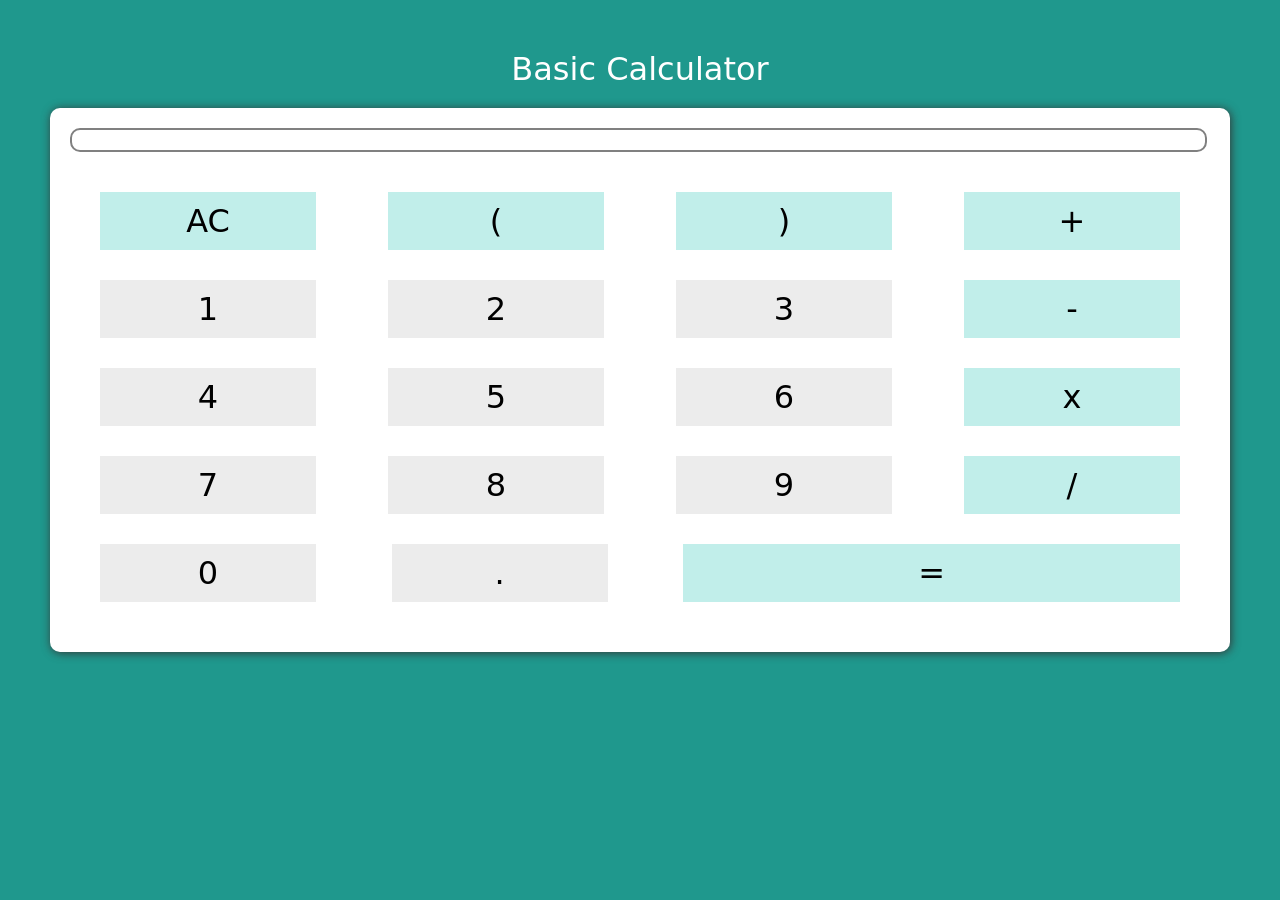
<file: calculator/index.html>
<!DOCTYPE html>
<html lang="en">

<head>
    <meta charset="UTF-8">
    <meta name="viewport" content="width=device-width, initial-scale=1.0">
    <title>Calculator</title>
    <link rel="stylesheet" href="style.css">
</head>

<body id="main">
    <p id="cal_head">Basic Calculator</p>
    <div id="user_calulator">
        <div id="user_ui">

        </div>
        <div id="calu_controls">
            <div class="row">
                <button class="calu_maths_sym" id="sym_clear">AC</button>
                <button class="calu_maths_sym" id="sym_open">(</button>
                <button class="calu_maths_sym" id="sym_close">)</button>
                <button class="calu_maths_sym" id="sym_plus">+</button>
            </div>

            <div class="row">
                <button class="calu_btn" id="btn_1">1</button>
                <button class="calu_btn" id="btn_2">2</button>
                <button class="calu_btn" id="btn_3">3</button>
                <button class="calu_maths_sym" id="sym_minus">-</button>
            </div>
            <div class="row">
                <button class="calu_btn" id="btn_4">4</button>
                <button class="calu_btn" id="btn_5">5</button>
                <button class="calu_btn" id="btn_6">6</button>
                <button class="calu_maths_sym" id="sym_product">x</button>
            </div>
            <div class="row">
                <button class="calu_btn" id="btn_7">7</button>
                <button class="calu_btn" id="btn_8">8</button>
                <button class="calu_btn" id="btn_9">9</button>
                <button class="calu_maths_sym" id="sym_division">/</button>
            </div>
            <div class="row">
                <button class="calu_btn" id="btn_0">0</button>
                <button class="calu_btn" id="sym_dot">.</button>
                <button class="calu_maths_sym" id="sym_result">=</button>
            </div>

        </div>
    </div>
    <script src="script.js"></script>
</body>

</html>
</file>
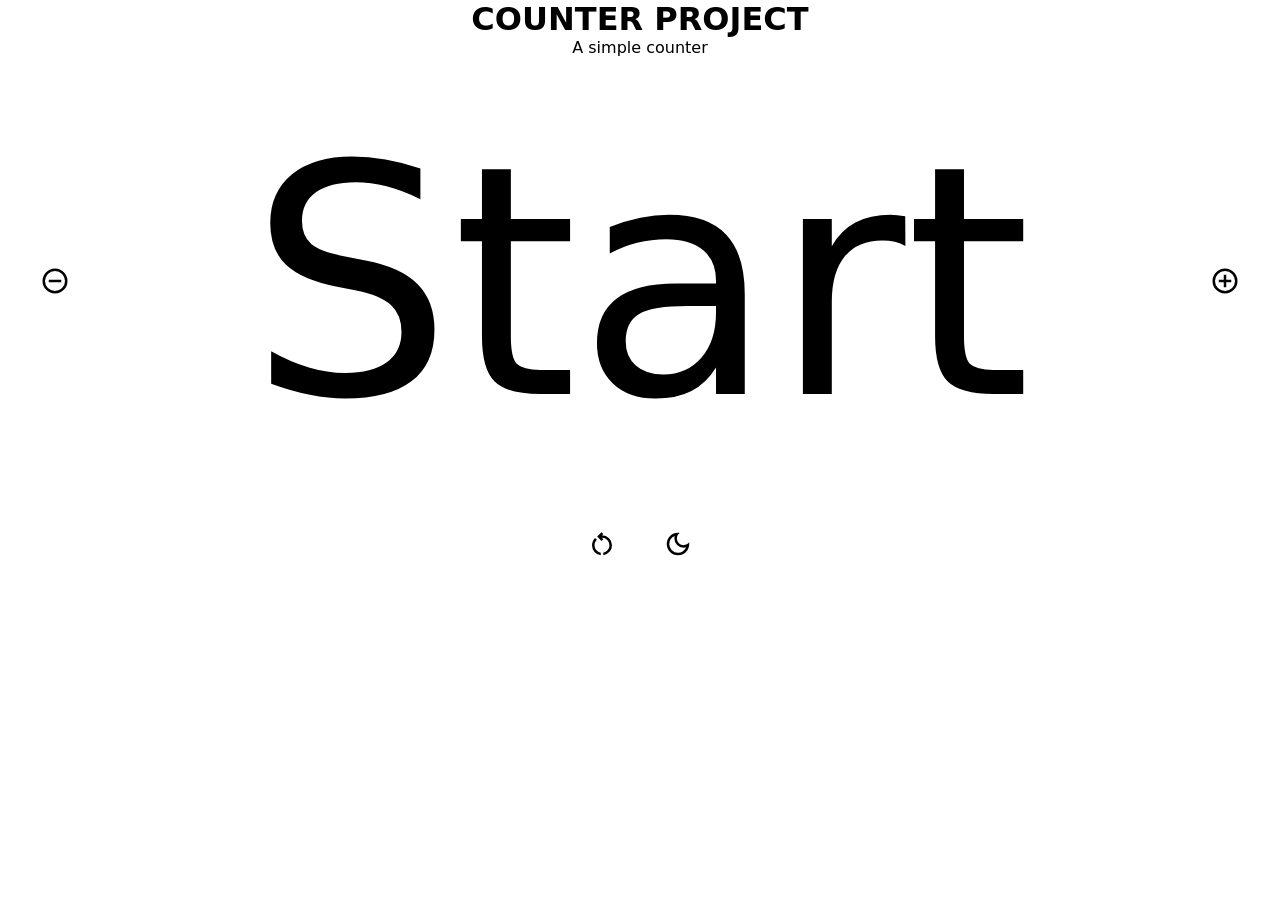
<file: counter project/index.html>
<!DOCTYPE html>
<html lang="en">

<head>
    <meta charset="UTF-8">
    <meta name="viewport" content="width=device-width, initial-scale=1.0">
    <title>Counter</title>
    <style>
        *{
            margin: 0;
            padding: 0;
            text-align: center;
            font-family: system-ui, -apple-system, BlinkMacSystemFont, 'Segoe UI', Roboto, Oxygen, Ubuntu, Cantarell, 'Open Sans', 'Helvetica Neue', sans-serif;
        }
        .dark{
            background-color: black;
            color: white;
        }

        .light{
            background-color: white;
            color: black;}

        h1,p{
            text-align: center;
        }

        .controle_count {
            text-decoration: none;
            text-align: center;
        }

        #user_ui {
            margin: 20px;
            font-size: 20rem;
        }

        #user_controle {
            margin: 20px;
            display: flex;
            flex-wrap: wrap;
            justify-content: space-between;
            align-items: center;
        }
        .icon_controle{
            height: 50px;
            margin: 10px;
            box-sizing: border-box;
            background-color: white;
            padding: 10px;
            border-radius: 100%;
        }
        .icon_controle:hover{
            background-color: rgb(212, 209, 209);
        }
        #footer_settings{
            text-align: center;
        }
    </style>
</head>

<body id="usermain" class="light">
    <div id="main">
    <h1>COUNTER PROJECT</h1>
    <p>A simple counter</p>
    <div id="user_controle">
        <a href="#" class="controle_count" id="contole_decrease"><img class="icon_controle" src="icons/minus.svg"></a>
        <div id="user_ui">
            Start
        </div>
        <a href="#" class="controle_count" id="controle_increase"><img class="icon_controle" src="icons/add.svg"></a>
    </div>
    <div id="footer_settings">
    <a href="#" class="controle_count" id="controle_reset"><img class="icon_controle" src="icons/reset.svg"></a>
    <a href="#" class="controle_count" id="controle_settings"><img id="modeicons" class="icon_controle" src="icons/dark.svg"></a>
    </div>
    </div>
    <script src="script.js"></script>
</body>

</html>
</file>
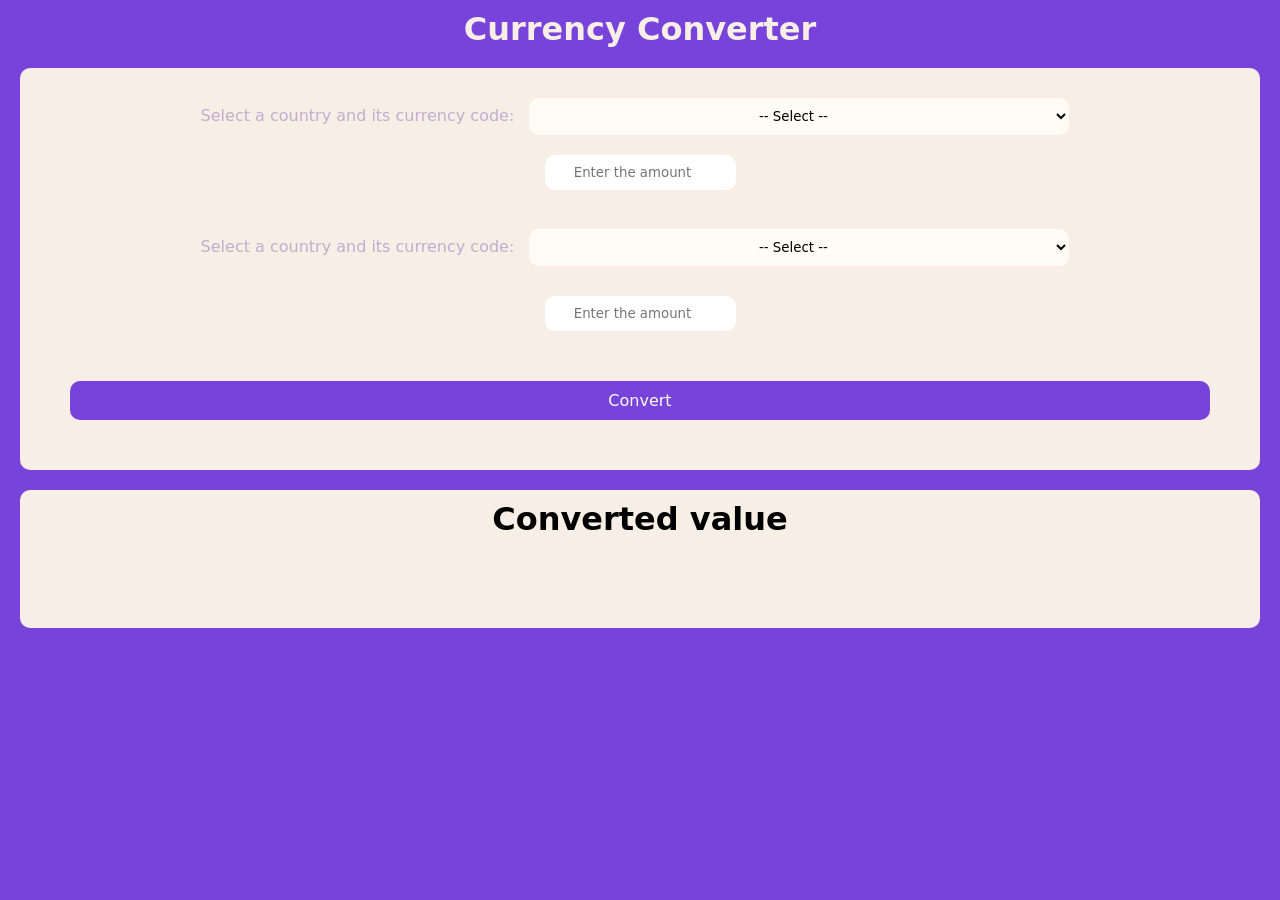
<file: Currency converter/index.html>
<!DOCTYPE html>
<html lang="en">

<head>
    <meta charset="UTF-8">
    <meta name="viewport" content="width=device-width, initial-scale=1.0">
    <title>Currency</title>
    <link rel="stylesheet" href="style.css">
</head>

<body>
    <h1 id="user_ui_header">Currency Converter</h1>
    <div id="main_ui">
    <div id="currencuy_ui">
        <label for="country-currency">Select a country and its currency code:</label>
        <select id="country-currency">
            <option class="country_options" value="">-- Select --</option>
            <option class="country_options" value="ADA">Ada - ADA (Azerbaijan)</option>
            <option class="country_options" value="AED">United Arab Emirates Dirham - AED (United Arab Emirates)</option>
            <option class="country_options" value="AFN">Afghan Afghani - AFN (Afghanistan)</option>
            <option class="country_options" value="ALL">Albanian Lek - ALL (Albania)</option>
            <option class="country_options" value="AMD">Armenian Dram - AMD (Armenia)</option>
            <option class="country_options" value="ANG">Netherlands Antillean Guilder - ANG (Netherlands Antilles)</option>
            <option class="country_options" value="AOA">Angolan Kwanza - AOA (Angola)</option>
            <option class="country_options" value="ARB">Argentine Peso - ARB (Argentina)</option>
            <option class="country_options" value="ARS">Argentine Peso - ARS (Argentina)</option>
            <option class="country_options" value="AUD">Australian Dollar - AUD (Australia)</option>
            <option class="country_options" value="AVAX">AVAX - AVAX (International)</option>
            <option class="country_options" value="AWG">Aruban Florin - AWG (Aruba)</option>
            <option class="country_options" value="AZN">Azerbaijani Manat - AZN (Azerbaijan)</option>
            <option class="country_options" value="BAM">Bosnia and Herzegovina Convertible Mark - BAM (Bosnia and Herzegovina)</option>
            <option class="country_options" value="BBD">Barbadian Dollar - BBD (Barbados)</option>
            <option class="country_options" value="BDT">Bangladeshi Taka - BDT (Bangladesh)</option>
            <option class="country_options" value="BGN">Bulgarian Lev - BGN (Bulgaria)</option>
            <option class="country_options" value="BHD">Bahraini Dinar - BHD (Bahrain)</option>
            <option class="country_options" value="BIF">Burundian Franc - BIF (Burundi)</option>
            <option class="country_options" value="BMD">Bermudan Dollar - BMD (Bermuda)</option>
            <option class="country_options" value="BNB">BNB - BNB (International)</option>
            <option class="country_options" value="BND">Brunei Dollar - BND (Brunei)</option>
            <option class="country_options" value="BOB">Bolivian Boliviano - BOB (Bolivia)</option>
            <option class="country_options" value="BRL">Brazilian Real - BRL (Brazil)</option>
            <option class="country_options" value="BSD">Bahamian Dollar - BSD (Bahamas)</option>
            <option class="country_options" value="BTC">Bitcoin - BTC (International)</option>
            <option class="country_options" value="BTN">Bhutanese Ngultrum - BTN (Bhutan)</option>
            <option class="country_options" value="BWP">Botswanan Pula - BWP (Botswana)</option>
            <option class="country_options" value="BYN">Belarusian Ruble - BYN (Belarus)</option>
            <option class="country_options" value="BYR">Belarusian Ruble - BYR (Belarus)</option>
            <option class="country_options" value="BZD">Belize Dollar - BZD (Belize)</option>
            <option class="country_options" value="CAD">Canadian Dollar - CAD (Canada)</option>
            <option class="country_options" value="CDF">Congolese Franc - CDF (Democratic Republic of the Congo)</option>
            <option class="country_options" value="CHF">Swiss Franc - CHF (Switzerland)</option>
            <option class="country_options" value="CLF">Chilean Unit of Account UF - CLF (Chile)</option>
            <option class="country_options" value="CLP">Chilean Peso - CLP (Chile)</option>
            <option class="country_options" value="CNY">Chinese Yuan - CNY (China)</option>
            <option class="country_options" value="COP">Colombian Peso - COP (Colombia)</option>
            <option class="country_options" value="CRC">Costa Rican Colon - CRC (Costa Rica)</option>
            <option class="country_options" value="CUC">Cuban Convertible Peso - CUC (Cuba)</option>
            <option class="country_options" value="CUP">Cuban Peso - CUP (Cuba)</option>
            <option class="country_options" value="CVE">Cape Verdean Escudo - CVE (Cape Verde)</option>
            <option class="country_options" value="CZK">Czech Koruna - CZK (Czech Republic)</option>
            <option class="country_options" value="DAI">DAI - DAI (International)</option>
            <option class="country_options" value="DJF">Djiboutian Franc - DJF (Djibouti)</option>
            <option class="country_options" value="DKK">Danish Krone - DKK (Denmark)</option>
            <option class="country_options" value="DOP">Dominican Peso - DOP (Dominican Republic)</option>
            <option class="country_options" value="DOT">DOT - DOT (International)</option>
            <option class="country_options" value="DZD">Algerian Dinar - DZD (Algeria)</option>
            <option class="country_options" value="EGP">Egyptian Pound - EGP (Egypt)</option>
            <option class="country_options" value="ERN">Eritrean Nakfa - ERN (Eritrea)</option>
            <option class="country_options" value="ETB">Ethiopian Birr - ETB (Ethiopia)</option>
            <option class="country_options" value="ETH">Ether - ETH (International)</option>
            <option class="country_options" value="EUR">Euro - EUR (European Union)</option>
            <option class="country_options" value="FJD">Fijian Dollar - FJD (Fiji)</option>
            <option class="country_options" value="FKP">Falkland Islands Pound - FKP (Falkland Islands)</option>
            <option class="country_options" value="GBP">British Pound - GBP (United Kingdom)</option>
            <option class="country_options" value="GEL">Georgian Lari - GEL (Georgia)</option>
            <option class="country_options" value="GGP">Guernsey Pound - GGP (Guernsey)</option>
            <option class="country_options" value="GHS">Ghanaian Cedi - GHS (Ghana)</option>
            <option class="country_options" value="GIP">Gibraltar Pound - GIP (Gibraltar)</option>
            <option class="country_options" value="GMD">Gambian Dalasi - GMD (Gambia)</option>
            <option class="country_options" value="GNF">Guinean Franc - GNF (Guinea)</option>
            <option class="country_options" value="GTQ">Guatemalan Quetzal - GTQ (Guatemala)</option>
            <option class="country_options" value="GYD">Guyanese Dollar - GYD (Guyana)</option>
            <option class="country_options" value="HKD">Hong Kong Dollar - HKD (Hong Kong)</option>
            <option class="country_options" value="HNL">Honduran Lempira - HNL (Honduras)</option>
            <option class="country_options" value="HRK">Croatian Kuna - HRK (Croatia)</option>
            <option class="country_options" value="HTG">Haitian Gourde - HTG (Haiti)</option>
            <option class="country_options" value="HUF">Hungarian Forint - HUF (Hungary)</option>
            <option class="country_options" value="IDR">Indonesian Rupiah - IDR (Indonesia)</option>
            <option class="country_options" value="ILS">Israeli New Shekel - ILS (Israel)</option>
            <option class="country_options" value="IMP">Manx pound - IMP (Isle of Man)</option>
            <option class="country_options" value="INR">Indian Rupee - INR (India)</option>
            <option class="country_options" value="IQD">Iraqi Dinar - IQD (Iraq)</option>
            <option class="country_options" value="IRR">Iranian Rial - IRR (Iran)</option>
            <option class="country_options" value="ISK">Icelandic Króna - ISK (Iceland)</option>
            <option class="country_options" value="JEP">Jersey Pound - JEP (Jersey)</option>
            <option class="country_options" value="JMD">Jamaican Dollar - JMD (Jamaica)</option>
            <option class="country_options" value="JOD">Jordanian Dinar - JOD (Jordan)</option>
            <option class="country_options" value="JPY">Japanese Yen - JPY (Japan)</option>
            <option class="country_options" value="KES">Kenyan Shilling - KES (Kenya)</option>
            <option class="country_options" value="KGS">Kyrgyzstani Som - KGS (Kyrgyzstan)</option>
            <option class="country_options" value="KHR">Cambodian Riel - KHR (Cambodia)</option>
            <option class="country_options" value="KMF">Comorian Franc - KMF (Comoros)</option>
            <option class="country_options" value="KPW">North Korean Won - KPW (North Korea)</option>
            <option class="country_options" value="KRW">South Korean Won - KRW (South Korea)</option>
            <option class="country_options" value="KWD">Kuwaiti Dinar - KWD (Kuwait)</option>
            <option class="country_options" value="KYD">Cayman Islands Dollar - KYD (Cayman Islands)</option>
            <option class="country_options" value="KZT">Kazakhstani Tenge - KZT (Kazakhstan)</option>
            <option class="country_options" value="LAK">Laotian Kip - LAK (Laos)</option>
            <option class="country_options" value="LBP">Lebanese Pound - LBP (Lebanon)</option>
            <option class="country_options" value="LKR">Sri Lankan Rupee - LKR (Sri Lanka)</option>
            <option class="country_options" value="LRD">Liberian Dollar - LRD (Liberia)</option>
            <option class="country_options" value="LSL">Lesotho Loti - LSL (Lesotho)</option>
            <option class="country_options" value="LTC">Litecoin - LTC (International)</option>
            <option class="country_options" value="LTL">Lithuanian Litas - LTL (Lithuania)</option>
            <option class="country_options" value="LVL">Latvian Lats - LVL (Latvia)</option>
            <option class="country_options" value="LYD">Libyan Dinar - LYD (Libya)</option>
            <option class="country_options" value="MAD">Moroccan Dirham - MAD (Morocco)</option>
            <option class="country_options" value="MATIC">Polygon - MATIC (International)</option>
            <option class="country_options" value="MDL">Moldovan Leu - MDL (Moldova)</option>
            <option class="country_options" value="MGA">Malagasy Ariary - MGA (Madagascar)</option>
            <option class="country_options" value="MKD">Macedonian Denar - MKD (North Macedonia)</option>
            <option class="country_options" value="MMK">Myanmar Kyat - MMK (Myanmar)</option>
            <option class="country_options" value="MNT">Mongolian Tugrik - MNT (Mongolia)</option>
            <option class="country_options" value="MOP">Macanese Pataca - MOP (Macao SAR)</option>
            <option class="country_options" value="MRO">Mauritanian Ouguiya - MRO (Mauritania)</option>
            <option class="country_options" value="MRU">Mauritanian Ouguiya - MRU (Mauritania)</option>
            <option class="country_options" value="MUR">Mauritian Rupee - MUR (Mauritius)</option>
            <option class="country_options" value="MVR">Maldivian Rufiyaa - MVR (Maldives)</option>
            <option class="country_options" value="MWK">Malawian Kwacha - MWK (Malawi)</option>
            <option class="country_options" value="MXN">Mexican Peso - MXN (Mexico)</option>
            <option class="country_options" value="MYR">Malaysian Ringgit - MYR (Malaysia)</option>
            <option class="country_options" value="MZN">Mozambican Metical - MZN (Mozambique)</option>
            <option class="country_options" value="NAD">Namibian Dollar - NAD (Namibia)</option>
            <option class="country_options" value="NGN">Nigerian Naira - NGN (Nigeria)</option>
            <option class="country_options" value="NIO">Nicaraguan Córdoba - NIO (Nicaragua)</option>
            <option class="country_options" value="NOK">Norwegian Krone - NOK (Norway)</option>
            <option class="country_options" value="NPR">Nepalese Rupee - NPR (Nepal)</option>
            <option class="country_options" value="NZD">New Zealand Dollar - NZD (New Zealand)</option>
            <option class="country_options" value="OMR">Omani Rial - OMR (Oman)</option>
            <option class="country_options" value="OP">Optimism - OP (International)</option>
            <option class="country_options" value="PAB">Panamanian Balboa - PAB (Panama)</option>
            <option class="country_options" value="PEN">Peruvian Sol - PEN (Peru)</option>
            <option class="country_options" value="PGK">Papua New Guinean Kina - PGK (Papua New Guinea)</option>
            <option class="country_options" value="PHP">Philippine Peso - PHP (Philippines)</option>
            <option class="country_options" value="PKR">Pakistani Rupee - PKR (Pakistan)</option>
            <option class="country_options" value="PLN">Polish Zloty - PLN (Poland)</option>
            <option class="country_options" value="PYG">Paraguayan Guarani - PYG (Paraguay)</option>
            <option class="country_options" value="QAR">Qatari Rial - QAR (Qatar)</option>
            <option class="country_options" value="RON">Romanian Leu - RON (Romania)</option>
            <option class="country_options" value="RSD">Serbian Dinar - RSD (Serbia)</option>
            <option class="country_options" value="RUB">Russian Ruble - RUB (Russia)</option>
            <option class="country_options" value="RWF">Rwandan Franc - RWF (Rwanda)</option>
            <option class="country_options" value="SAR">Saudi Riyal - SAR (Saudi Arabia)</option>
            <option class="country_options" value="SBD">Solomon Islands Dollar - SBD (Solomon Islands)</option>
            <option class="country_options" value="SCR">Seychellois Rupee - SCR (Seychelles)</option>
            <option class="country_options" value="SDG">Sudanese Pound - SDG (Sudan)</option>
            <option class="country_options" value="SEK">Swedish Krona - SEK (Sweden)</option>
            <option class="country_options" value="SGD">Singapore Dollar - SGD (Singapore)</option>
            <option class="country_options" value="SHP">Saint Helena Pound - SHP (Saint Helena)</option>
            <option class="country_options" value="SLL">Sierra Leonean Leone - SLL (Sierra Leone)</option>
            <option class="country_options" value="SOL">Solana - SOL (International)</option>
            <option class="country_options" value="SOS">Somali Shilling - SOS (Somalia)</option>
            <option class="country_options" value="SRD">Surinamese Dollar - SRD (Suriname)</option>
            <option class="country_options" value="STD">São Tomé and Príncipe Dobra - STD (São Tomé and Príncipe)</option>
            <option class="country_options" value="STN">São Tomé and Príncipe Dobra - STN (São Tomé and Príncipe)</option>
            <option class="country_options" value="SVC">Salvadoran Colon - SVC (El Salvador)</option>
            <option class="country_options" value="SYP">Syrian Pound - SYP (Syria)</option>
            <option class="country_options" value="SZL">Swazi Lilangeni - SZL (Swaziland)</option>
            <option class="country_options" value="THB">Thai Baht - THB (Thailand)</option>
            <option class="country_options" value="TJS">Tajikistani Somoni - TJS (Tajikistan)</option>
            <option class="country_options" value="TMT">Turkmenistani Manat - TMT (Turkmenistan)</option>
            <option class="country_options" value="TND">Tunisian Dinar - TND (Tunisia)</option>
            <option class="country_options" value="TOP">Tongan Pa'anga - TOP (Tonga)</option>
            <option class="country_options" value="TRY">Turkish Lira - TRY (Turkey)</option>
            <option class="country_options" value="TTD">Trinidad and Tobago Dollar - TTD (Trinidad and Tobago)</option>
            <option class="country_options" value="TWD">New Taiwan Dollar - TWD (Taiwan)</option>
            <option class="country_options" value="TZS">Tanzanian Shilling - TZS (Tanzania)</option>
            <option class="country_options" value="UAH">Ukrainian Hryvnia - UAH (Ukraine)</option>
            <option class="country_options" value="UGX">Ugandan Shilling - UGX (Uganda)</option>
            <option class="country_options" value="USD">United States Dollar - USD (United States)</option>
            <option class="country_options" value="USDC">USD Coin - USDC (International)</option>
            <option class="country_options" value="USDT">Tether - USDT (International)</option>
            <option class="country_options" value="UYU">Uruguayan Peso - UYU (Uruguay)</option>
            <option class="country_options" value="UZS">Uzbekistani Som - UZS (Uzbekistan)</option>
            <option class="country_options" value="VEF">Venezuelan Bolívar - VEF (Venezuela)</option>
            <option class="country_options" value="VES">Venezuelan Bolívar Soberano - VES (Venezuela)</option>
            <option class="country_options" value="VND">Vietnamese Dong - VND (Vietnam)</option>
            <option class="country_options" value="VUV">Vanuatu Vatu - VUV (Vanuatu)</option>
            <option class="country_options" value="WST">Samoan Tala - WST (Samoa)</option>
            <option class="country_options" value="XAF">Central African CFA Franc - XAF (Central African Republic)</option>
            <option class="country_options" value="XAG">Silver - XAG (International)</option>
            <option class="country_options" value="XAU">Gold - XAU (International)</option>
            <option class="country_options" value="XCD">Eastern Caribbean Dollar - XCD (Anguilla)</option>
            <option class="country_options" value="XDR">Special Drawing Rights - XDR (International)</option>
            <option class="country_options" value="XOF">West African CFA Franc - XOF (Benin)</option>
            <option class="country_options" value="XPD">Palladium - XPD (International)</option>
            <option class="country_options" value="XPF">CFP Franc - XPF (French Polynesia)</option>
            <option class="country_options" value="XPT">Platinum - XPT (International)</option>
            <option class="country_options" value="XRP">XRP - XRP (International)</option>
            <option class="country_options" value="YER">Yemeni Rial - YER (Yemen)</option>
            <option class="country_options" value="ZAR">South African Rand - ZAR (South Africa)</option>
            <option class="country_options" value="ZMK">Zambian Kwacha (pre-2013) - ZMK (Zambia)</option>
            <option class="country_options" value="ZMW">Zambian Kwacha - ZMW (Zambia)</option>
            <option class="country_options" value="ZWL">Zimbabwean Dollar - ZWL (Zimbabwe)</option>
        </select>
        <br>
        <div>
            <input id="user_queryfrom" type="number" placeholder="Enter the amount">
        </div>
        <br>
        <label for="country-currency">Select a country and its currency code:</label>
        <select id="country-currency1">
            <option class="country_options" value="">-- Select --</option>
            <option class="country_options" value="ADA">Ada - ADA (Azerbaijan)</option>
            <option class="country_options" value="AED">United Arab Emirates Dirham - AED (United Arab Emirates)</option>
            <option class="country_options" value="AFN">Afghan Afghani - AFN (Afghanistan)</option>
            <option class="country_options" value="ALL">Albanian Lek - ALL (Albania)</option>
            <option class="country_options" value="AMD">Armenian Dram - AMD (Armenia)</option>
            <option class="country_options" value="ANG">Netherlands Antillean Guilder - ANG (Netherlands Antilles)</option>
            <option class="country_options" value="AOA">Angolan Kwanza - AOA (Angola)</option>
            <option class="country_options" value="ARB">Argentine Peso - ARB (Argentina)</option>
            <option class="country_options" value="ARS">Argentine Peso - ARS (Argentina)</option>
            <option class="country_options" value="AUD">Australian Dollar - AUD (Australia)</option>
            <option class="country_options" value="AVAX">AVAX - AVAX (International)</option>
            <option class="country_options" value="AWG">Aruban Florin - AWG (Aruba)</option>
            <option class="country_options" value="AZN">Azerbaijani Manat - AZN (Azerbaijan)</option>
            <option class="country_options" value="BAM">Bosnia and Herzegovina Convertible Mark - BAM (Bosnia and Herzegovina)</option>
            <option class="country_options" value="BBD">Barbadian Dollar - BBD (Barbados)</option>
            <option class="country_options" value="BDT">Bangladeshi Taka - BDT (Bangladesh)</option>
            <option class="country_options" value="BGN">Bulgarian Lev - BGN (Bulgaria)</option>
            <option class="country_options" value="BHD">Bahraini Dinar - BHD (Bahrain)</option>
            <option class="country_options" value="BIF">Burundian Franc - BIF (Burundi)</option>
            <option class="country_options" value="BMD">Bermudan Dollar - BMD (Bermuda)</option>
            <option class="country_options" value="BNB">BNB - BNB (International)</option>
            <option class="country_options" value="BND">Brunei Dollar - BND (Brunei)</option>
            <option class="country_options" value="BOB">Bolivian Boliviano - BOB (Bolivia)</option>
            <option class="country_options" value="BRL">Brazilian Real - BRL (Brazil)</option>
            <option class="country_options" value="BSD">Bahamian Dollar - BSD (Bahamas)</option>
            <option class="country_options" value="BTC">Bitcoin - BTC (International)</option>
            <option class="country_options" value="BTN">Bhutanese Ngultrum - BTN (Bhutan)</option>
            <option class="country_options" value="BWP">Botswanan Pula - BWP (Botswana)</option>
            <option class="country_options" value="BYN">Belarusian Ruble - BYN (Belarus)</option>
            <option class="country_options" value="BYR">Belarusian Ruble - BYR (Belarus)</option>
            <option class="country_options" value="BZD">Belize Dollar - BZD (Belize)</option>
            <option class="country_options" value="CAD">Canadian Dollar - CAD (Canada)</option>
            <option class="country_options" value="CDF">Congolese Franc - CDF (Democratic Republic of the Congo)</option>
            <option class="country_options" value="CHF">Swiss Franc - CHF (Switzerland)</option>
            <option class="country_options" value="CLF">Chilean Unit of Account UF - CLF (Chile)</option>
            <option class="country_options" value="CLP">Chilean Peso - CLP (Chile)</option>
            <option class="country_options" value="CNY">Chinese Yuan - CNY (China)</option>
            <option class="country_options" value="COP">Colombian Peso - COP (Colombia)</option>
            <option class="country_options" value="CRC">Costa Rican Colon - CRC (Costa Rica)</option>
            <option class="country_options" value="CUC">Cuban Convertible Peso - CUC (Cuba)</option>
            <option class="country_options" value="CUP">Cuban Peso - CUP (Cuba)</option>
            <option class="country_options" value="CVE">Cape Verdean Escudo - CVE (Cape Verde)</option>
            <option class="country_options" value="CZK">Czech Koruna - CZK (Czech Republic)</option>
            <option class="country_options" value="DAI">DAI - DAI (International)</option>
            <option class="country_options" value="DJF">Djiboutian Franc - DJF (Djibouti)</option>
            <option class="country_options" value="DKK">Danish Krone - DKK (Denmark)</option>
            <option class="country_options" value="DOP">Dominican Peso - DOP (Dominican Republic)</option>
            <option class="country_options" value="DOT">DOT - DOT (International)</option>
            <option class="country_options" value="DZD">Algerian Dinar - DZD (Algeria)</option>
            <option class="country_options" value="EGP">Egyptian Pound - EGP (Egypt)</option>
            <option class="country_options" value="ERN">Eritrean Nakfa - ERN (Eritrea)</option>
            <option class="country_options" value="ETB">Ethiopian Birr - ETB (Ethiopia)</option>
            <option class="country_options" value="ETH">Ether - ETH (International)</option>
            <option class="country_options" value="EUR">Euro - EUR (European Union)</option>
            <option class="country_options" value="FJD">Fijian Dollar - FJD (Fiji)</option>
            <option class="country_options" value="FKP">Falkland Islands Pound - FKP (Falkland Islands)</option>
            <option class="country_options" value="GBP">British Pound - GBP (United Kingdom)</option>
            <option class="country_options" value="GEL">Georgian Lari - GEL (Georgia)</option>
            <option class="country_options" value="GGP">Guernsey Pound - GGP (Guernsey)</option>
            <option class="country_options" value="GHS">Ghanaian Cedi - GHS (Ghana)</option>
            <option class="country_options" value="GIP">Gibraltar Pound - GIP (Gibraltar)</option>
            <option class="country_options" value="GMD">Gambian Dalasi - GMD (Gambia)</option>
            <option class="country_options" value="GNF">Guinean Franc - GNF (Guinea)</option>
            <option class="country_options" value="GTQ">Guatemalan Quetzal - GTQ (Guatemala)</option>
            <option class="country_options" value="GYD">Guyanese Dollar - GYD (Guyana)</option>
            <option class="country_options" value="HKD">Hong Kong Dollar - HKD (Hong Kong)</option>
            <option class="country_options" value="HNL">Honduran Lempira - HNL (Honduras)</option>
            <option class="country_options" value="HRK">Croatian Kuna - HRK (Croatia)</option>
            <option class="country_options" value="HTG">Haitian Gourde - HTG (Haiti)</option>
            <option class="country_options" value="HUF">Hungarian Forint - HUF (Hungary)</option>
            <option class="country_options" value="IDR">Indonesian Rupiah - IDR (Indonesia)</option>
            <option class="country_options" value="ILS">Israeli New Shekel - ILS (Israel)</option>
            <option class="country_options" value="IMP">Manx pound - IMP (Isle of Man)</option>
            <option class="country_options" value="INR">Indian Rupee - INR (India)</option>
            <option class="country_options" value="IQD">Iraqi Dinar - IQD (Iraq)</option>
            <option class="country_options" value="IRR">Iranian Rial - IRR (Iran)</option>
            <option class="country_options" value="ISK">Icelandic Króna - ISK (Iceland)</option>
            <option class="country_options" value="JEP">Jersey Pound - JEP (Jersey)</option>
            <option class="country_options" value="JMD">Jamaican Dollar - JMD (Jamaica)</option>
            <option class="country_options" value="JOD">Jordanian Dinar - JOD (Jordan)</option>
            <option class="country_options" value="JPY">Japanese Yen - JPY (Japan)</option>
            <option class="country_options" value="KES">Kenyan Shilling - KES (Kenya)</option>
            <option class="country_options" value="KGS">Kyrgyzstani Som - KGS (Kyrgyzstan)</option>
            <option class="country_options" value="KHR">Cambodian Riel - KHR (Cambodia)</option>
            <option class="country_options" value="KMF">Comorian Franc - KMF (Comoros)</option>
            <option class="country_options" value="KPW">North Korean Won - KPW (North Korea)</option>
            <option class="country_options" value="KRW">South Korean Won - KRW (South Korea)</option>
            <option class="country_options" value="KWD">Kuwaiti Dinar - KWD (Kuwait)</option>
            <option class="country_options" value="KYD">Cayman Islands Dollar - KYD (Cayman Islands)</option>
            <option class="country_options" value="KZT">Kazakhstani Tenge - KZT (Kazakhstan)</option>
            <option class="country_options" value="LAK">Laotian Kip - LAK (Laos)</option>
            <option class="country_options" value="LBP">Lebanese Pound - LBP (Lebanon)</option>
            <option class="country_options" value="LKR">Sri Lankan Rupee - LKR (Sri Lanka)</option>
            <option class="country_options" value="LRD">Liberian Dollar - LRD (Liberia)</option>
            <option class="country_options" value="LSL">Lesotho Loti - LSL (Lesotho)</option>
            <option class="country_options" value="LTC">Litecoin - LTC (International)</option>
            <option class="country_options" value="LTL">Lithuanian Litas - LTL (Lithuania)</option>
            <option class="country_options" value="LVL">Latvian Lats - LVL (Latvia)</option>
            <option class="country_options" value="LYD">Libyan Dinar - LYD (Libya)</option>
            <option class="country_options" value="MAD">Moroccan Dirham - MAD (Morocco)</option>
            <option class="country_options" value="MATIC">Polygon - MATIC (International)</option>
            <option class="country_options" value="MDL">Moldovan Leu - MDL (Moldova)</option>
            <option class="country_options" value="MGA">Malagasy Ariary - MGA (Madagascar)</option>
            <option class="country_options" value="MKD">Macedonian Denar - MKD (North Macedonia)</option>
            <option class="country_options" value="MMK">Myanmar Kyat - MMK (Myanmar)</option>
            <option class="country_options" value="MNT">Mongolian Tugrik - MNT (Mongolia)</option>
            <option class="country_options" value="MOP">Macanese Pataca - MOP (Macao SAR)</option>
            <option class="country_options" value="MRO">Mauritanian Ouguiya - MRO (Mauritania)</option>
            <option class="country_options" value="MRU">Mauritanian Ouguiya - MRU (Mauritania)</option>
            <option class="country_options" value="MUR">Mauritian Rupee - MUR (Mauritius)</option>
            <option class="country_options" value="MVR">Maldivian Rufiyaa - MVR (Maldives)</option>
            <option class="country_options" value="MWK">Malawian Kwacha - MWK (Malawi)</option>
            <option class="country_options" value="MXN">Mexican Peso - MXN (Mexico)</option>
            <option class="country_options" value="MYR">Malaysian Ringgit - MYR (Malaysia)</option>
            <option class="country_options" value="MZN">Mozambican Metical - MZN (Mozambique)</option>
            <option class="country_options" value="NAD">Namibian Dollar - NAD (Namibia)</option>
            <option class="country_options" value="NGN">Nigerian Naira - NGN (Nigeria)</option>
            <option class="country_options" value="NIO">Nicaraguan Córdoba - NIO (Nicaragua)</option>
            <option class="country_options" value="NOK">Norwegian Krone - NOK (Norway)</option>
            <option class="country_options" value="NPR">Nepalese Rupee - NPR (Nepal)</option>
            <option class="country_options" value="NZD">New Zealand Dollar - NZD (New Zealand)</option>
            <option class="country_options" value="OMR">Omani Rial - OMR (Oman)</option>
            <option class="country_options" value="OP">Optimism - OP (International)</option>
            <option class="country_options" value="PAB">Panamanian Balboa - PAB (Panama)</option>
            <option class="country_options" value="PEN">Peruvian Sol - PEN (Peru)</option>
            <option class="country_options" value="PGK">Papua New Guinean Kina - PGK (Papua New Guinea)</option>
            <option class="country_options" value="PHP">Philippine Peso - PHP (Philippines)</option>
            <option class="country_options" value="PKR">Pakistani Rupee - PKR (Pakistan)</option>
            <option class="country_options" value="PLN">Polish Zloty - PLN (Poland)</option>
            <option class="country_options" value="PYG">Paraguayan Guarani - PYG (Paraguay)</option>
            <option class="country_options" value="QAR">Qatari Rial - QAR (Qatar)</option>
            <option class="country_options" value="RON">Romanian Leu - RON (Romania)</option>
            <option class="country_options" value="RSD">Serbian Dinar - RSD (Serbia)</option>
            <option class="country_options" value="RUB">Russian Ruble - RUB (Russia)</option>
            <option class="country_options" value="RWF">Rwandan Franc - RWF (Rwanda)</option>
            <option class="country_options" value="SAR">Saudi Riyal - SAR (Saudi Arabia)</option>
            <option class="country_options" value="SBD">Solomon Islands Dollar - SBD (Solomon Islands)</option>
            <option class="country_options" value="SCR">Seychellois Rupee - SCR (Seychelles)</option>
            <option class="country_options" value="SDG">Sudanese Pound - SDG (Sudan)</option>
            <option class="country_options" value="SEK">Swedish Krona - SEK (Sweden)</option>
            <option class="country_options" value="SGD">Singapore Dollar - SGD (Singapore)</option>
            <option class="country_options" value="SHP">Saint Helena Pound - SHP (Saint Helena)</option>
            <option class="country_options" value="SLL">Sierra Leonean Leone - SLL (Sierra Leone)</option>
            <option class="country_options" value="SOL">Solana - SOL (International)</option>
            <option class="country_options" value="SOS">Somali Shilling - SOS (Somalia)</option>
            <option class="country_options" value="SRD">Surinamese Dollar - SRD (Suriname)</option>
            <option class="country_options" value="STD">São Tomé and Príncipe Dobra - STD (São Tomé and Príncipe)</option>
            <option class="country_options" value="STN">São Tomé and Príncipe Dobra - STN (São Tomé and Príncipe)</option>
            <option class="country_options" value="SVC">Salvadoran Colon - SVC (El Salvador)</option>
            <option class="country_options" value="SYP">Syrian Pound - SYP (Syria)</option>
            <option class="country_options" value="SZL">Swazi Lilangeni - SZL (Swaziland)</option>
            <option class="country_options" value="THB">Thai Baht - THB (Thailand)</option>
            <option class="country_options" value="TJS">Tajikistani Somoni - TJS (Tajikistan)</option>
            <option class="country_options" value="TMT">Turkmenistani Manat - TMT (Turkmenistan)</option>
            <option class="country_options" value="TND">Tunisian Dinar - TND (Tunisia)</option>
            <option class="country_options" value="TOP">Tongan Pa'anga - TOP (Tonga)</option>
            <option class="country_options" value="TRY">Turkish Lira - TRY (Turkey)</option>
            <option class="country_options" value="TTD">Trinidad and Tobago Dollar - TTD (Trinidad and Tobago)</option>
            <option class="country_options" value="TWD">New Taiwan Dollar - TWD (Taiwan)</option>
            <option class="country_options" value="TZS">Tanzanian Shilling - TZS (Tanzania)</option>
            <option class="country_options" value="UAH">Ukrainian Hryvnia - UAH (Ukraine)</option>
            <option class="country_options" value="UGX">Ugandan Shilling - UGX (Uganda)</option>
            <option class="country_options" value="USD">United States Dollar - USD (United States)</option>
            <option class="country_options" value="USDC">USD Coin - USDC (International)</option>
            <option class="country_options" value="USDT">Tether - USDT (International)</option>
            <option class="country_options" value="UYU">Uruguayan Peso - UYU (Uruguay)</option>
            <option class="country_options" value="UZS">Uzbekistani Som - UZS (Uzbekistan)</option>
            <option class="country_options" value="VEF">Venezuelan Bolívar - VEF (Venezuela)</option>
            <option class="country_options" value="VES">Venezuelan Bolívar Soberano - VES (Venezuela)</option>
            <option class="country_options" value="VND">Vietnamese Dong - VND (Vietnam)</option>
            <option class="country_options" value="VUV">Vanuatu Vatu - VUV (Vanuatu)</option>
            <option class="country_options" value="WST">Samoan Tala - WST (Samoa)</option>
            <option class="country_options" value="XAF">Central African CFA Franc - XAF (Central African Republic)</option>
            <option class="country_options" value="XAG">Silver - XAG (International)</option>
            <option class="country_options" value="XAU">Gold - XAU (International)</option>
            <option class="country_options" value="XCD">Eastern Caribbean Dollar - XCD (Anguilla)</option>
            <option class="country_options" value="XDR">Special Drawing Rights - XDR (International)</option>
            <option class="country_options" value="XOF">West African CFA Franc - XOF (Benin)</option>
            <option class="country_options" value="XPD">Palladium - XPD (International)</option>
            <option class="country_options" value="XPF">CFP Franc - XPF (French Polynesia)</option>
            <option class="country_options" value="XPT">Platinum - XPT (International)</option>
            <option class="country_options" value="XRP">XRP - XRP (International)</option>
            <option class="country_options" value="YER">Yemeni Rial - YER (Yemen)</option>
            <option class="country_options" value="ZAR">South African Rand - ZAR (South Africa)</option>
            <option class="country_options" value="ZMK">Zambian Kwacha (pre-2013) - ZMK (Zambia)</option>
            <option class="country_options" value="ZMW">Zambian Kwacha - ZMW (Zambia)</option>
            <option class="country_options" value="ZWL">Zimbabwean Dollar - ZWL (Zimbabwe)</option>
        </select>
        <div>
            <input id="user_queryto" type="number" placeholder="Enter the amount">
        </div>
        <div id="user_query_sender">Convert</div>
    </div>
</div>
<div id="output_currency">
    <h1>Converted value</h1>
    <div id="output_conversion">
        <div class="user_opt">
            <p id="option1"></p>
            <p id="desc1"></p>
        </div>
        <div class="user_opt">
            <p id="option2"></p>
            <p id="desc2"></p>
        </div>
    </div>
</div>

</body>
<script src="script.js"></script>
</html>
</file>
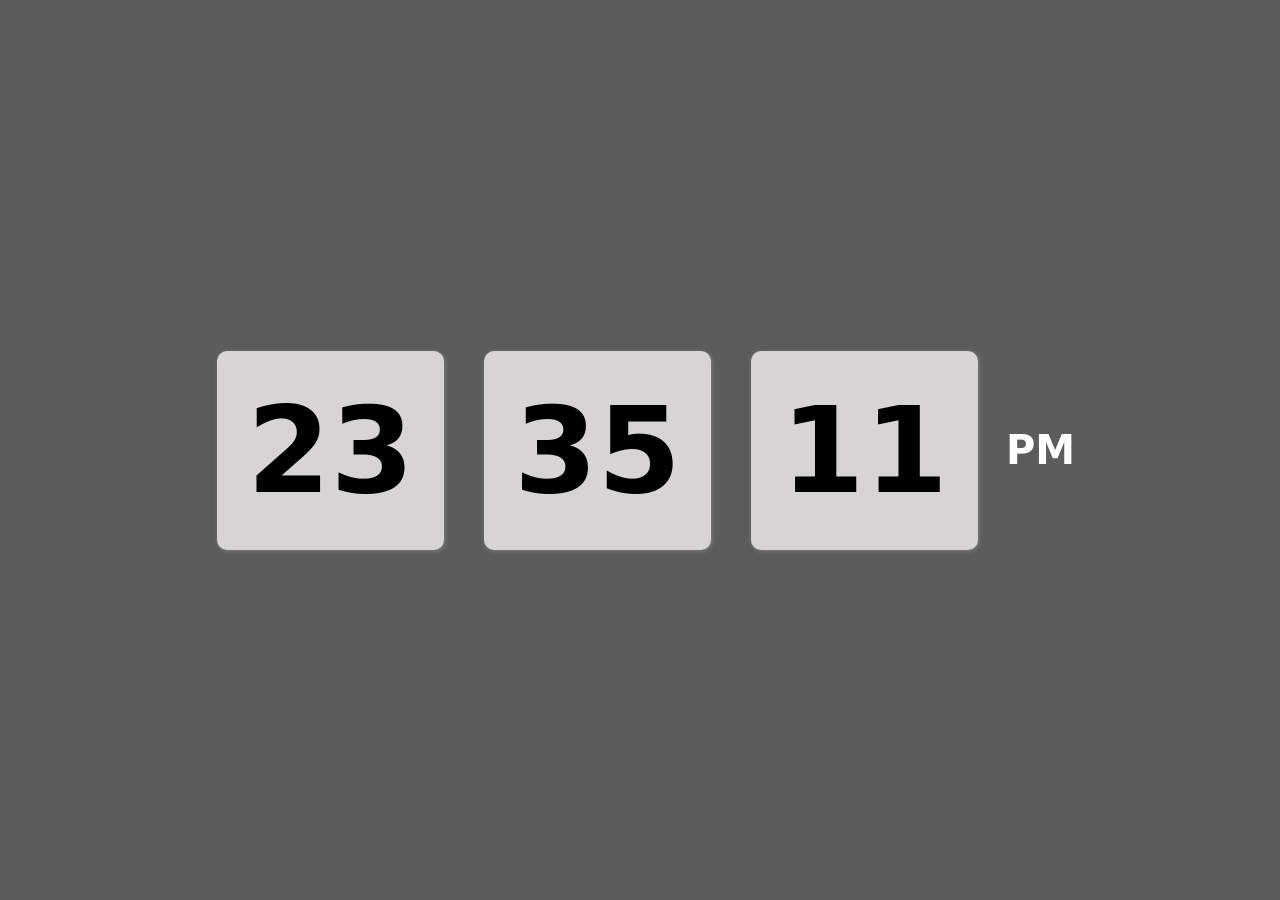
<file: Digital clock display/index.html>
<!DOCTYPE html>
<html lang="en">

<head>
    <meta charset="UTF-8">
    <meta name="viewport" content="width=device-width, initial-scale=1.0">
    <title>Digital clock display</title>
    <link rel="stylesheet" href="style.css">
</head>

<body id="main">
    <div id="user_ui_bg">
        <div id="user_ui">
            <div class="clock_ui" id="hour"></div>
            <div class="clock_ui" id="minutes"></div>
            <div class="clock_ui" id="seconds"></div>
            <div id="status_day"></div>
        </div>
    </div>
    <script src="script.js"></script>
</body>

</html>
</file>
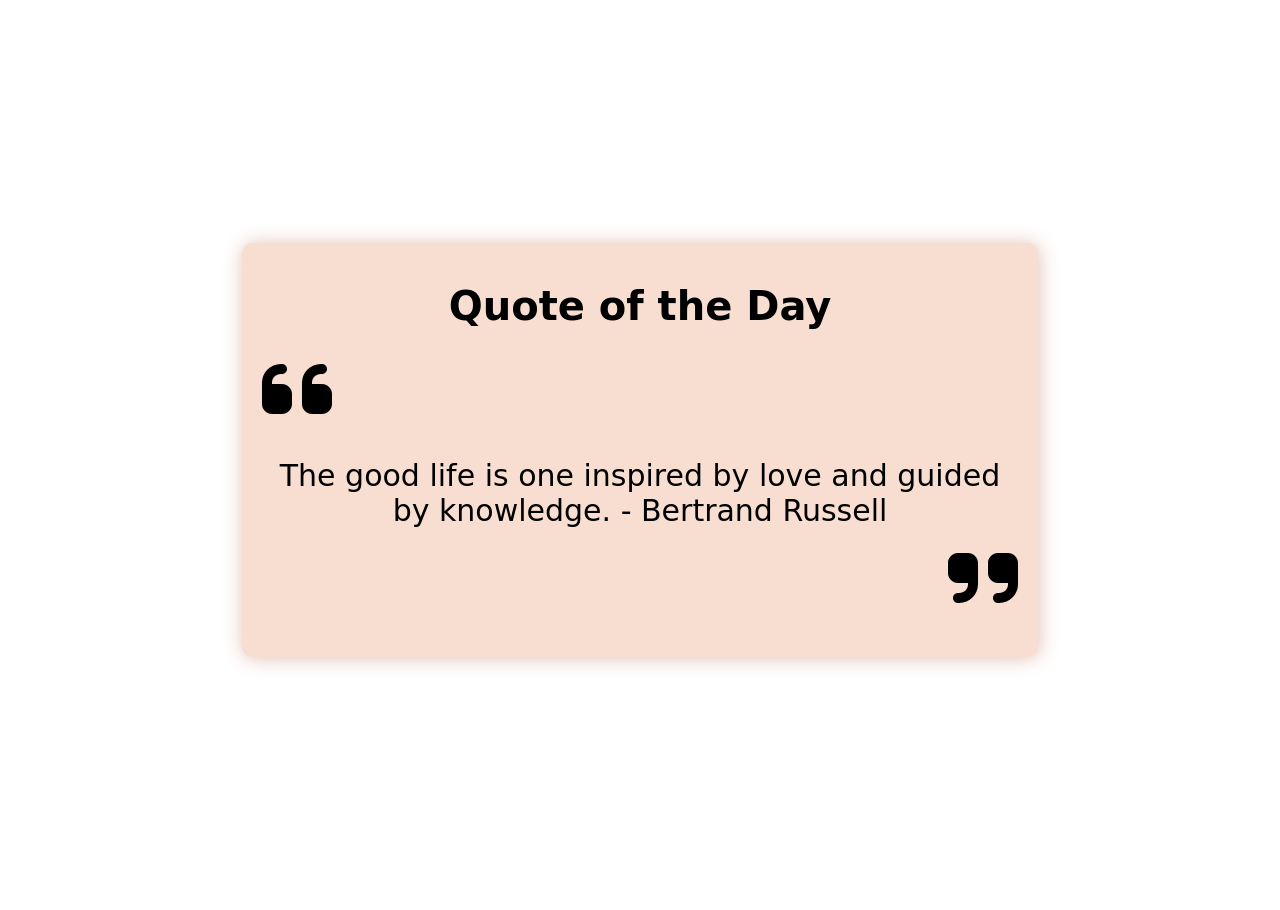
<file: Quote genrator/index.html>
<!DOCTYPE html>
<html lang="en">

<head>
    <meta charset="UTF-8">
    <meta name="viewport" content="width=device-width, initial-scale=1.0">
    <title>Quote Genrator</title>
    <link rel="stylesheet" href="style.css">
</head>
<bod id="user_main_ui">
    <div id="bg">
        <div id="quote_day">
            <p id="qoute_head">Quote of the Day</p>
            <span class="quoute_sign" id="left"><img src="icons/left.svg" class="quote_icon"></span>
            <p id="user_ui">
                Dont be lazy
            </p><span class="quoute_sign" id="right"><img src="icons/right.svg" class="quote_icon"></span>
        </div>
    </div>
    </body>
    <script src="script.js"></script>

</html>
</file>
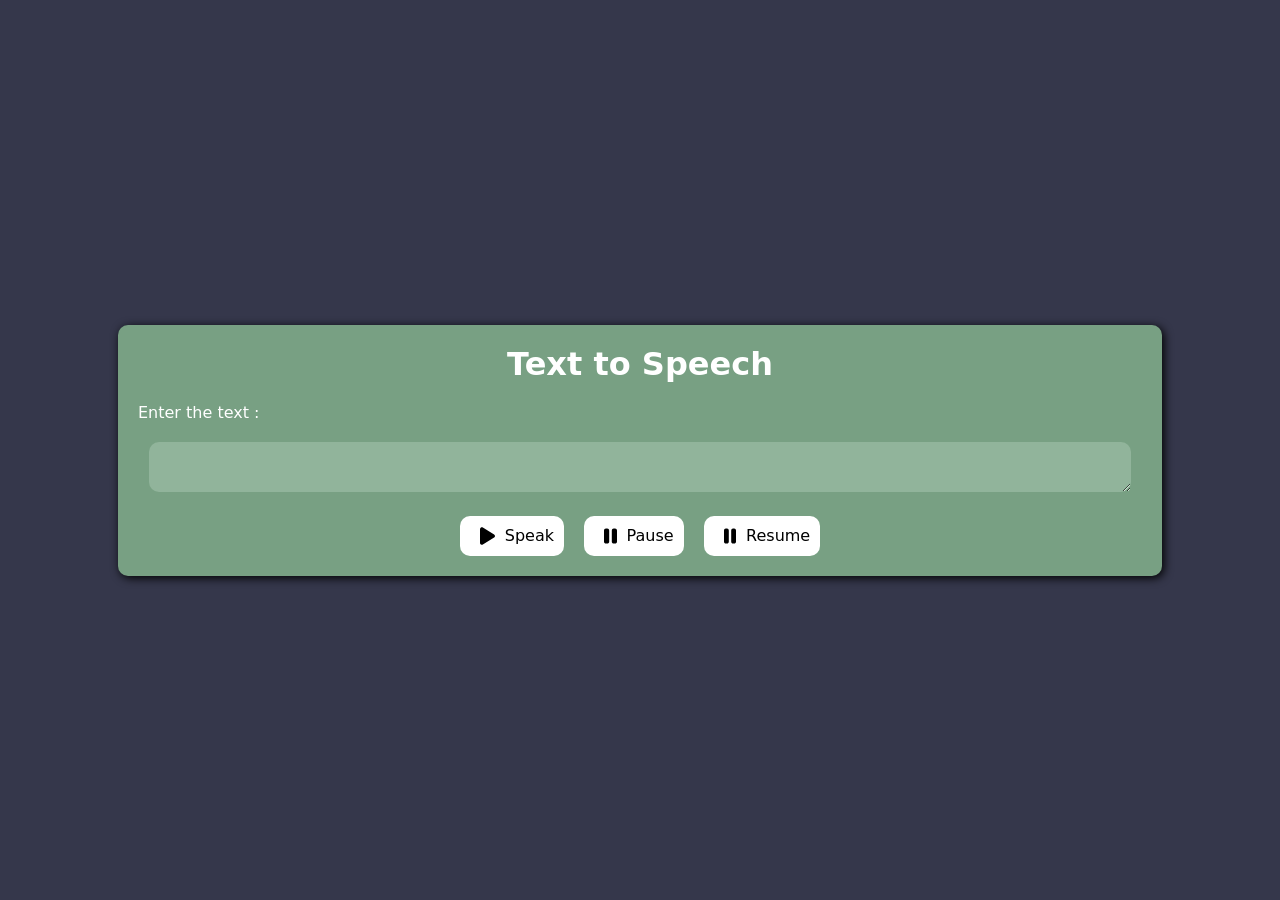
<file: Text to speech/index.html>
<!DOCTYPE html>
<html lang="en">

<head>
    <meta charset="UTF-8">
    <meta name="viewport" content="width=device-width, initial-scale=1.0">
    <title>Text to speech Genrator</title>
    <link rel="stylesheet" href="style.css">
</head>

<body>
    <div id="user_ui">
        <div id="text_speech">
            <h1 id="head_ts">Text to Speech</h1>
            <p id="sub_text">Enter the text :</p>
            <textarea id="user_text"></textarea>
            <div id="user_controle">
                <div id="user_play" class="user_speak"><img src="icons/play-solid.svg" class="user_help">Speak</div>
                <div id="user_pause" class="user_speak"><img src="icons/pause-solid.svg" class="user_help">Pause</div>
                <div id="user_resume" class="user_speak"><img src="icons/pause-solid.svg" class="user_help">Resume</div>
            </div>
        </div>
    </div>
</body>
<script src="script.js"></script>

</html>
</file>
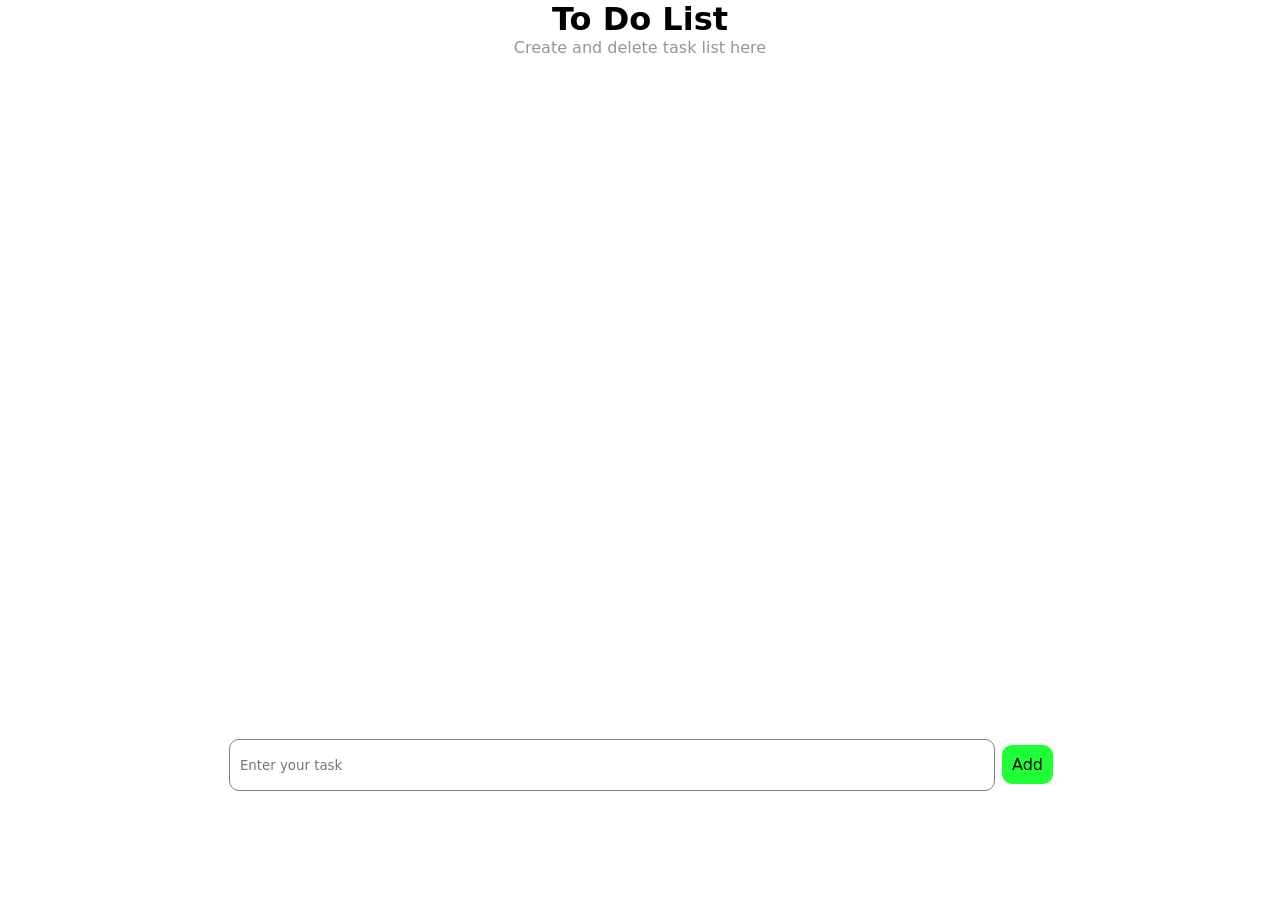
<file: To Do app/index.html>
<!DOCTYPE html>
<html lang="en">
<head>
    <meta charset="UTF-8">
    <meta name="viewport" content="width=device-width, initial-scale=1.0">
    <title>To do app</title>
    <link rel="stylesheet" href="style.css">
</head>
<body>
    <h1>To Do List</h1>
    <p id="bio">Create and delete task list here</p>
    <div id="user_ui">
        <div id="user_task"></div>
    </div>
    <div id="user_controle">
        <input type="text" id="input_user" placeholder="Enter your task">
        <a href="#" class="btn_controle" id="add_event">Add</a>
    </div>
    <script src="script.js"></script>
</body>
</html>
</file>
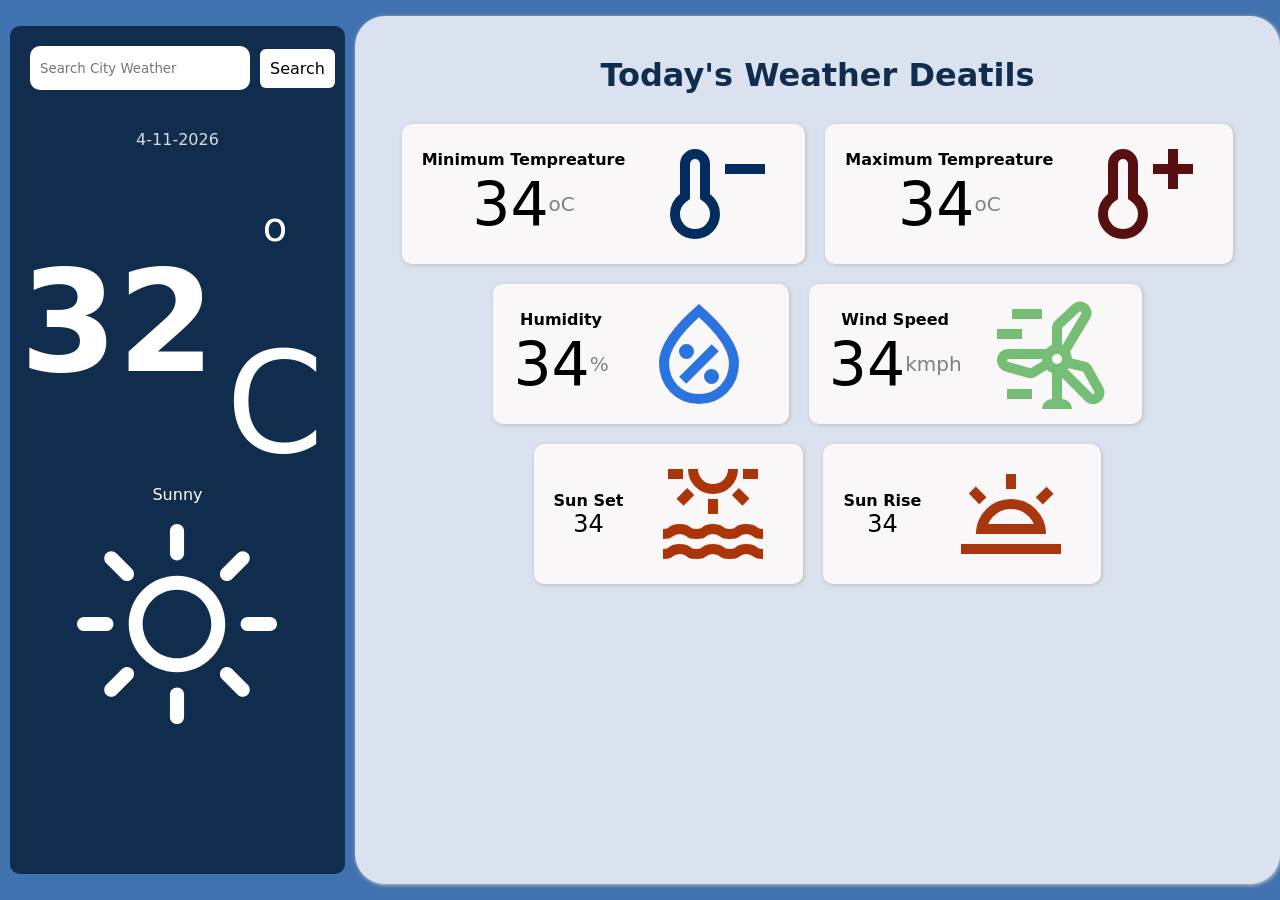
<file: waether app/index.html>
<!DOCTYPE html>
<html lang="en">

<head>
    <meta charset="UTF-8">
    <meta name="viewport" content="width=device-width, initial-scale=1.0">
    <link rel="stylesheet" href="style.css">
    <title>Wether app</title>
</head>

<body id="user_homeui">
    <div id="main_ui">
        <div id="sec1">
            <div id="search_weather">
                <input type="text" placeholder="Search City Weather" required id="input_city">
                <a id="search_query_runner">Search</a>
            </div>
            <div id="weather_location">
                <p id="location"></p><p id="country"></p>
                <p id="date"></p>
            </div>
            <div id="temp_today">
                <p id="temp_value">32</p>
                <p><sup id="clesius">o</sup>C</p>
            </div>
            <p id="desc">Sunny</p>
            <img src="icons/01d.svg" id="icons_main">
        </div>
        <div id="sec2">
            <h1 id="head_deatils">Today's Weather Deatils</h1>
            <div id="deatails_today">
                <div class="card">
                    <div class="desc_properties">
                        <p class="desc_sub">Minimum Tempreature</p>
                        <div class="sup_temp_user">
                            <p id="temp_min" class="desc_sub">34</p><sup class="sup_temp">oC</sup>
                        </div>
                    </div>
                    <img src="icons/temp_min.svg" class="card_logo">
                </div>

                <div class="card">
                    <div class="desc_properties">
                        <p class="desc_sub">Maximum Tempreature</p>
                        <div class="sup_temp_user">
                            <p id="temp_max" class="desc_sub">34</p><sup class="sup_temp">oC</sup>
                        </div>
                    </div>
                    <img src="icons/temp_max.svg" class="card_logo">
                </div>

                <div class="card">
                    <div class="desc_properties">

                        <p class="desc_sub">Humidity</p>
                        <div class="sup_temp_user">
                            <p id="humidity" class="desc_sub">34</p><sup class="sup_temp">%</sup>
                        </div>
                    </div>
                    <img src="icons/humidity.svg" class="card_logo">
                </div>

                <div class="card">
                    <div class="desc_properties">
                        <p class="desc_sub">Wind Speed</p>
                        <div class="sup_temp_user">
                            <p id="wind" class="desc_sub">34</p><sup class="sup_temp">kmph</sup>
                        </div>
                    </div>
                    <img src="icons/wind.svg" class="card_logo">
                </div>


                <div class="card">
                    <div class="desc_properties">
                        <p class="desc_sub">Sun Set</p>
                            <p id="sun_set" class="desc_sub">34</p>
                    </div>
                    <img src="icons/sun_set.svg" class="card_logo">
                </div>

                <div class="card">
                    <div class="desc_properties">
                        <p class="desc_sub">Sun Rise</p>
                            <p id="sun_rise" class="desc_sub">34</p>
                    </div>
                    <img src="icons/sun_rise.svg" class="card_logo">
                </div>


            </div>
        </div>
    </div>
    <script src="script.js"></script>
</body>

</html>
</file>
<file: calculator/style.css>
*{
    margin: 10px;
    padding: 10px;
    font-size: xx-large;
    text-align: center;
    font-family: system-ui, -apple-system, BlinkMacSystemFont, 'Segoe UI', Roboto, Oxygen, Ubuntu, Cantarell, 'Open Sans', 'Helvetica Neue', sans-serif;
}
#main{
    background-color: #1F988D;
}
#user_calulator{
    margin: 10px;
    padding: 10px;
    background-color: white;
    border-radius: 10px;
    box-shadow: 1px 1px 10px rgb(54, 54, 54);
}
#cal_head{
    text-align: center;
    margin: 0;
    color: white;
}
#user_ui{
    height: auto;
    border: 2px solid grey;
    border-radius: 10px;
    font-size: 40px;
    text-align: right;
    min-width: 98%;
    max-width: fit-content;
    box-sizing: border-box;
    text-wrap: wrap;
    margin: 10px;
}
.calu_btn{
    border: none;
    background-color: #ECECEC;
    margin: 0;
    min-width: 20%;
}
.calu_btn:hover{
    background-color: #c5c1c1;
}
.calu_maths_sym{
    background-color: #C1EEEA;
    border: none;
    margin: 0;
    min-width: 20%;
}
.calu_maths_sym:hover{
    color: white;
    background-color: #1F988D;
}
.row{
    display: flex;
    justify-content: space-between;
    align-items: center;
}
#sym_result{
    min-width: 46%;
}
</file>
<file: Currency converter/style.css>
*{
    text-align: center;
    margin: 0;
    padding: 0;
    font-family: system-ui, -apple-system, BlinkMacSystemFont, 'Segoe UI', Roboto, Oxygen, Ubuntu, Cantarell, 'Open Sans', 'Helvetica Neue', sans-serif;
}
body{
    background-color: #7743DB;
}
#user_ui_header{
    margin: 10px;
    color: #F7EFE5;
}
#main_ui{
    background-color: #F7EFE5;
    padding: 20px;
    margin: 20px;
    border-radius: 10px;
}
#currencuy_ui>label{
    color: #C3ACD0;
}
#country-currency,#country-currency1{
    border: none;
    padding: 10px;
    margin: 10px;
    border-radius: 10px;
    background-color: #FFFBF5;
}
.country_options{
    background-color: #FFFBF5;
    padding: 10px;
    margin: 10px;
}
#user_queryfrom{
    padding: 10px;
    margin: 10px;
    border-radius: 10px;
    border: none;
}
#user_queryto{
    padding: 10px;
    margin: 20px;
    border-radius: 10px;
    border: none;
}
#user_query_sender{
    padding: 10px;
    margin: 30px;
    background-color: #7743DB;
    border-radius: 10px;
    color: #FFFBF5;
}

#user_query_sender:hover{
    background-color: #9f82d6;
    cursor: default;
    border: 2px solid #845bd1;
}
#output_currency{
    background-color: #F7EFE5;
    padding: 10px;
    margin: 20px;
    border-radius: 10px;
}
#output_conversion{
    display: flex;
    justify-content: center;
    align-items: center;
}
.user_opt{
    padding: 10px;
    margin: 10px;
    color: #7743DB;
}
#desc1,#desc2{
    font-size: 20px;
    font-weight: bolder;
    padding: 10px;
    margin: 10px;
}
</file>
<file: Digital clock display/style.css>
*{
    margin: 0;
    padding: 0;
    font-family: system-ui, -apple-system, BlinkMacSystemFont, 'Segoe UI', Roboto, Oxygen, Ubuntu, Cantarell, 'Open Sans', 'Helvetica Neue', sans-serif;
    text-align: center;
}
#user_ui_bg{
    display: flex;
    justify-content: center;
    align-items: center;
    width: 100vw;
    height: 100vh;
    background-color: #000000a3;
}
#main{
    background-image: url('https://source.unsplash.com/random');
    background-size: cover;
    background-repeat: no-repeat;
    height: 100vh;
    width: 100vw;
}
#user_ui{
    display: flex;
    justify-content: space-between;
    align-items: center;
    margin: 0;
    padding: 0;
}
.clock_ui{
    font-size: 120px;
    margin: 20px;
    padding: 30px;
    width: 20%;
    background-color: rgb(214, 212, 212);
    color: black;
    border-radius: 10px;
    box-shadow: 1px 1px 4px grey;
    font-weight: bolder;
}
#status_day{
    font-size: 40px;
    margin: 4px;
    padding: 4px;
    color: white;
    font-weight: bold;
}
</file>
<file: Quote genrator/style.css>
:root{
    --primary : #FFBE98;
    --secondary : #F7DED0;
}
*{
    margin: 0;
    padding: 0;
    font-family: system-ui, -apple-system, BlinkMacSystemFont, 'Segoe UI', Roboto, Oxygen, Ubuntu, Cantarell, 'Open Sans', 'Helvetica Neue', sans-serif;
}

#user_main_ui{
    display: flex;
    justify-content: center;
    align-items: center;
    background-image: url('https://source.unsplash.com/random');
    background-repeat: no-repeat;
    background-size: cover;
    height: 100vh;
}
#bg{
    display: flex;
    justify-content: center;
    align-items: center;
    backdrop-filter: blur(1px);
    background: none;
    height: 100vh;
    padding: 10px;
    width: 100vw;
}
#quote_day{
    background-color: var(--secondary);
    padding: 20px;
    text-align: center;
    height: auto;
    width: 60%;
    border-radius: 10px;
    box-shadow: 1px 1px 20px #E2BFB3;
}
#qoute_head{
    font-size: 40px;
    margin: 10px;
    padding: 10px;
    font-weight: bold;
}
#user_ui{
    padding: 10px;
    font-size: 30px;
}
.quoute_sign{
    font-size: 80px;
    color: #643843;
    display: block;
}
.quote_icon{
    height: 80px;
}
#left{
    text-align: left;
}
#right{
    text-align: right;
}
</file>
<file: Text to speech/style.css>
:root{
    --primary : #35374B;
    --secondary : #78A083;
}
*{
    margin: 0;
    padding: 0;
    font-family: system-ui, -apple-system, BlinkMacSystemFont, 'Segoe UI', Roboto, Oxygen, Ubuntu, Cantarell, 'Open Sans', 'Helvetica Neue', sans-serif;
}
#user_ui{
    height: 100vh;
    width: 100vw;
    background-color: var(--primary);
    display: flex;
    justify-content: center;
    align-items: center;
}
#text_speech{
    text-align: center;
    border-radius: 10px;
    height: auto;
    width: 80%;
    background-color: var(--secondary);
    box-shadow: 2px 2px  10px black;
    padding: 10px;
}
#head_ts{
    padding: 10px;
    color: white;
}
#user_text{
    width: 94%;
    border-radius: 10px;
    margin: 10px;
    padding: 10px;
    border: none;
    background-color: #91b49b;
    color: white;
}
#sub_text{
    color: white;
    margin: 10px;
    text-align: left;
}
.user_speak{
    padding: 10px;
    height: 20px;
    width: auto;
    background-color: white;
    border-radius: 10px;
    margin: 10px;
    display: flex;
    justify-content: center;
    align-items: center;
}
.user_speak:hover{
    cursor: default;
    color: white;
    background-color: var(--primary);
}
#user_controle{
    display: flex;
    justify-content: center;
    align-items: center;
    flex-wrap: wrap;
}
.user_help{
    margin: 10px;
    height: 20px;
}
#svg_icon{
    height: 20px;
    margin: 40px;
}
</file>
<file: To Do app/style.css>
*{
    margin: 0;
    padding: 0;
    text-align: center;
    font-family: system-ui, -apple-system, BlinkMacSystemFont, 'Segoe UI', Roboto, Oxygen, Ubuntu, Cantarell, 'Open Sans', 'Helvetica Neue', sans-serif;
}
#bio{
    color: rgb(151, 148, 148);
}
#user_ui{
    margin: 10px;
    padding: 10px;
    height: 70vh;
    overflow: auto;
}
/*hoverr color #F39B35*/
.usertask_temp{
    padding: 10px;
    margin: 10px;
    display: flex;
    justify-content: space-evenly;
    align-items: center;
}
.user_text{
    padding: 10px;
    border-radius: 10px;
    background-color: #FEC76C;
    width: 70%;
}
.user_del{
    padding: 10px;
    border-radius: 10px;
    text-decoration: none;
    color: white;
    background-color: #f7390eda;
    width: 10%;
}
.user_del:hover{
    padding: 10px;
    border-radius: 10px;
    text-decoration: none;
    color: white;
    background-color: red;
}

#user_controle{
    margin: 10px;
    padding: 10px;
}
#user_controle > input{
    width: 60%;
    margin: 2px;
    height: 30px;
    border-radius: 10px;
    border: 1px solid grey;
    text-align: left;
    padding: 10px;
    text-wrap: wrap;
}
#add_event{
    width: 30%;
    padding: 10px;
    height: 30px;
    border-radius: 10px;
    background-color: #1FFF35;
    color: black;
    text-decoration: none;
}
#add_event:hover{
    background-color: #068813;
    color: white;
}
</file>
<file: waether app/style.css>
*{
    margin: 0;
    padding: 0;
    font-family: system-ui, -apple-system, BlinkMacSystemFont, 'Segoe UI', Roboto, Oxygen, Ubuntu, Cantarell, 'Open Sans', 'Helvetica Neue', sans-serif;
    text-align: center;
    color: white;
}
#user_homeui{
    background-image: url('https://source.unsplash.com/random');
}
#main_ui{
    display: flex;
    justify-content: center;
    align-items: center;
    background-color: #3F72AF;
    margin: 0;
    padding: 0;
    height: 100vh;
    backdrop-filter: blur(22px);
}
#sec1{
    padding: 10px;
    margin: 10px;
    height: 92vh;
    width: 25%;
    background-color: #112D4E;
    border-radius: 10px;
}
#sec2{
    margin: 0;
    padding: 20px;
    height: 92vh;
    width: 75%;
    background-color: #DBE2EF;
    border-radius: 30px;
    box-shadow: 1px 1px 4px rgb(202, 201, 201);
    overflow: auto;
}
#location{
    color: white;
    padding: 10px;
    font-weight: bold;
}
#date{
    color: rgb(218, 218, 218);
    padding: 10px;
}
#temp_today{
    text-align: center;
    font-size: 140px;
    font-style: bold;
    color: white;
    display: flex;
    justify-content: center;
    align-items: center;
}
#icons_main{
    height: 200px;
    margin: 10px;
    padding: 10px;
    filter: invert(100%) brightness(2);
}
#temp_value{
    font-weight: bold;
}
#search_weather{
    display: flex;
    justify-content: space-between;
    align-items: center;
}
#input_city{
    border: none;
    height: 24px;
    width: 200px;
    text-align: left;
    padding: 10px;
    margin: 10px;
    border-radius: 10px;
    color: black;
}
#input_city:focus{
    border: none;
}
#search_query_runner{
    padding: 10px;
    border: none;
    color: black;
    border-radius: 6px;
    background-color: white;
}
#search_weather{
    display: flex;
    justify-content: center;
    align-items: center;
}
#search_query_runner:hover{
    color: white;
    background-color: rgb(145, 141, 141);
    cursor: default;
}
#clesius{
    font-size: 40px;
    display: inline-block;
}
.card{
    height: 120px;
    width: auto;
    background-color: #F9F7F7;
    border-radius: 10px;
    color: black;
    display: flex;
    justify-content: space-between;
    align-items: center;
    padding: 10px;
    box-shadow: 1px 1px 4px rgb(185, 185, 185);
    margin: 10px;
}
.card:hover{
    background-color: white;
}
.desc_properties{
    color: black;
    padding: 10px;
}
.desc_sub{
    color: black;
    font-weight: bold;
}
#temp_min,#temp_max,#humidity,#wind{
    font-weight: normal;
    font-size: 60px;
}
#sun_set,#sun_rise{
    font-weight: normal;
    font-size: 24px;
}
.card_logo{
    margin: 10px;
    padding: 10px;
    height: 120px;
}

.sup_temp{
    font-size: 20px;
    color: grey;
}
.sup_temp_user{
    display: flex;
    justify-content: center;
    align-items: center;
}
#deatails_today{
    display: flex;
    justify-content: center;
    align-items: center;
    flex-wrap: wrap;
}
#head_deatils{
    color: #112D4E;
    padding: 10px;
    margin: 10px;
}
</file>
